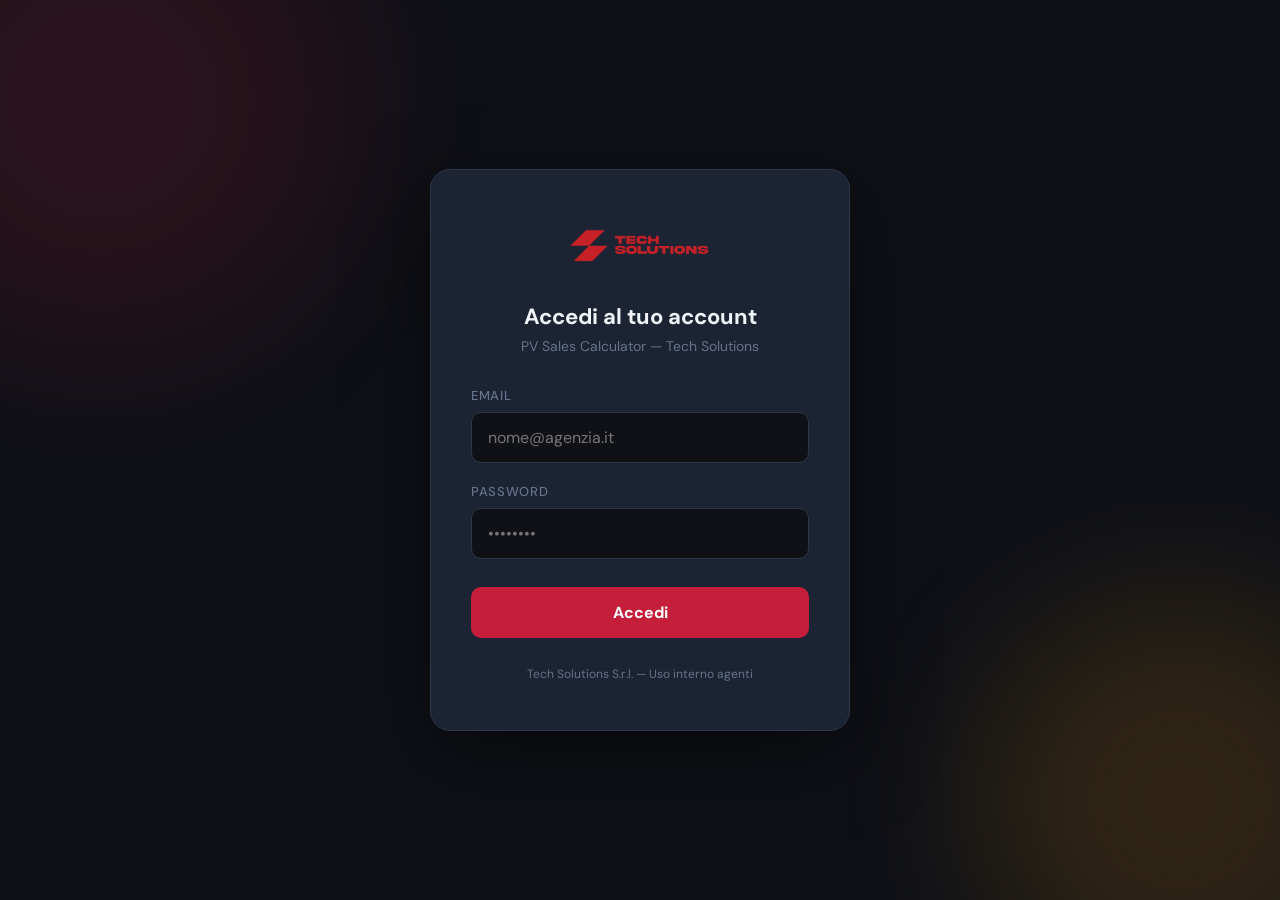
<file: frontend/login.html>
<!doctype html>
<html lang="it">
<head>
  <meta charset="utf-8" />
  <meta name="viewport" content="width=device-width, initial-scale=1" />
  <title>Login – Tech Solutions</title>
  <link rel="icon" type="image/png" href="./logotech.png" />
  <link rel="preconnect" href="https://fonts.googleapis.com">
  <link rel="preconnect" href="https://fonts.gstatic.com" crossorigin>
  <link href="https://fonts.googleapis.com/css2?family=DM+Sans:wght@400;500;700&display=swap" rel="stylesheet">
  <style>
    *, *::before, *::after { box-sizing: border-box; margin: 0; padding: 0; }

    :root {
      --red: #C41E3A;
      --red-dark: #a0172f;
      --bg: #0f1117;
      --surface: #1c2333;
      --border: #2d3748;
      --text: #f1f5f9;
      --muted: #64748b;
      --accent: #f59e0b;
    }

    body {
      font-family: 'DM Sans', system-ui, sans-serif;
      background: var(--bg);
      color: var(--text);
      min-height: 100vh;
      display: flex;
      align-items: center;
      justify-content: center;
      padding: 20px;
    }

    /* Ambient blobs */
    .bg-orbs {
      position: fixed;
      inset: 0;
      pointer-events: none;
      overflow: hidden;
      z-index: 0;
    }
    .orb {
      position: absolute;
      border-radius: 50%;
      filter: blur(80px);
      opacity: 0.15;
    }
    .orb-1 { width: 500px; height: 500px; background: var(--red); top: -150px; left: -150px; }
    .orb-2 { width: 400px; height: 400px; background: var(--accent); bottom: -100px; right: -100px; }

    .login-card {
      position: relative;
      z-index: 1;
      background: var(--surface);
      border: 1px solid var(--border);
      border-radius: 20px;
      padding: 48px 40px;
      width: 100%;
      max-width: 420px;
      box-shadow: 0 24px 80px rgba(0, 0, 0, 0.5);
    }

    .logo-wrap {
      display: flex;
      justify-content: center;
      margin-bottom: 32px;
    }
    .logo-wrap img {
      height: 52px;
      object-fit: contain;
    }

    h1 {
      font-size: 22px;
      font-weight: 700;
      text-align: center;
      margin-bottom: 6px;
    }
    .subtitle {
      text-align: center;
      color: var(--muted);
      font-size: 14px;
      margin-bottom: 32px;
    }

    .field {
      margin-bottom: 20px;
    }
    label {
      display: block;
      font-size: 13px;
      font-weight: 500;
      color: var(--muted);
      margin-bottom: 8px;
      text-transform: uppercase;
      letter-spacing: 0.05em;
    }
    input[type="email"],
    input[type="password"] {
      width: 100%;
      background: #0f1117;
      border: 1px solid var(--border);
      border-radius: 10px;
      color: var(--text);
      font-size: 16px;
      font-family: inherit;
      padding: 14px 16px;
      outline: none;
      transition: border-color 0.2s;
    }
    input:focus {
      border-color: var(--red);
    }

    .btn-login {
      width: 100%;
      background: var(--red);
      color: #fff;
      border: none;
      border-radius: 10px;
      font-size: 16px;
      font-weight: 700;
      font-family: inherit;
      padding: 15px;
      cursor: pointer;
      transition: background 0.2s, transform 0.1s;
      margin-top: 8px;
    }
    .btn-login:hover { background: var(--red-dark); }
    .btn-login:active { transform: scale(0.99); }
    .btn-login:disabled {
      background: #444;
      cursor: wait;
    }

    .error-msg {
      background: rgba(239, 68, 68, 0.12);
      border: 1px solid rgba(239, 68, 68, 0.3);
      border-radius: 8px;
      color: #f87171;
      font-size: 14px;
      padding: 12px 16px;
      margin-top: 16px;
      display: none;
      text-align: center;
    }
    .error-msg.visible { display: block; }

    .footer-note {
      text-align: center;
      font-size: 12px;
      color: var(--muted);
      margin-top: 28px;
    }
  </style>
</head>
<body>
  <div class="bg-orbs">
    <div class="orb orb-1"></div>
    <div class="orb orb-2"></div>
  </div>

  <div class="login-card">
    <div class="logo-wrap">
      <img src="./logotech.png" alt="Tech Solutions" />
    </div>
    <h1>Accedi al tuo account</h1>
    <p class="subtitle">PV Sales Calculator — Tech Solutions</p>

    <form id="loginForm" autocomplete="off">
      <div class="field">
        <label for="email">Email</label>
        <input type="email" id="email" name="email" placeholder="nome@agenzia.it" required autocomplete="username" />
      </div>
      <div class="field">
        <label for="password">Password</label>
        <input type="password" id="password" name="password" placeholder="••••••••" required autocomplete="current-password" />
      </div>
      <button type="submit" class="btn-login" id="loginBtn">Accedi</button>
      <div class="error-msg" id="errorMsg"></div>
    </form>

    <p class="footer-note">Tech Solutions S.r.l. &mdash; Uso interno agenti</p>
  </div>

  <script src="./auth.js"></script>
  <script>
    // If already logged in, redirect to home
    (function() {
      if (localStorage.getItem("pv_token")) {
        window.location.href = "/";
      }
    })();

    document.getElementById("loginForm").addEventListener("submit", async (e) => {
      e.preventDefault();
      const btn = document.getElementById("loginBtn");
      const errorMsg = document.getElementById("errorMsg");
      const email = document.getElementById("email").value.trim();
      const password = document.getElementById("password").value;

      btn.disabled = true;
      btn.textContent = "Accesso in corso...";
      errorMsg.classList.remove("visible");

      try {
        const res = await fetch("/api/auth/login", {
          method: "POST",
          headers: { "Content-Type": "application/json" },
          body: JSON.stringify({ email, password }),
        });

        if (!res.ok) {
          const data = await res.json().catch(() => ({}));
          throw new Error(data.detail || "Credenziali non valide");
        }

        const data = await res.json();
        setToken(data.access_token);
        setUser({
          id: data.user_id,
          email,
          role: data.role,
          agency_name: data.agency_name,
        });

        window.location.href = "/";
      } catch (err) {
        errorMsg.textContent = err.message;
        errorMsg.classList.add("visible");
      } finally {
        btn.disabled = false;
        btn.textContent = "Accedi";
      }
    });
  </script>
</body>
</html>
</file>
